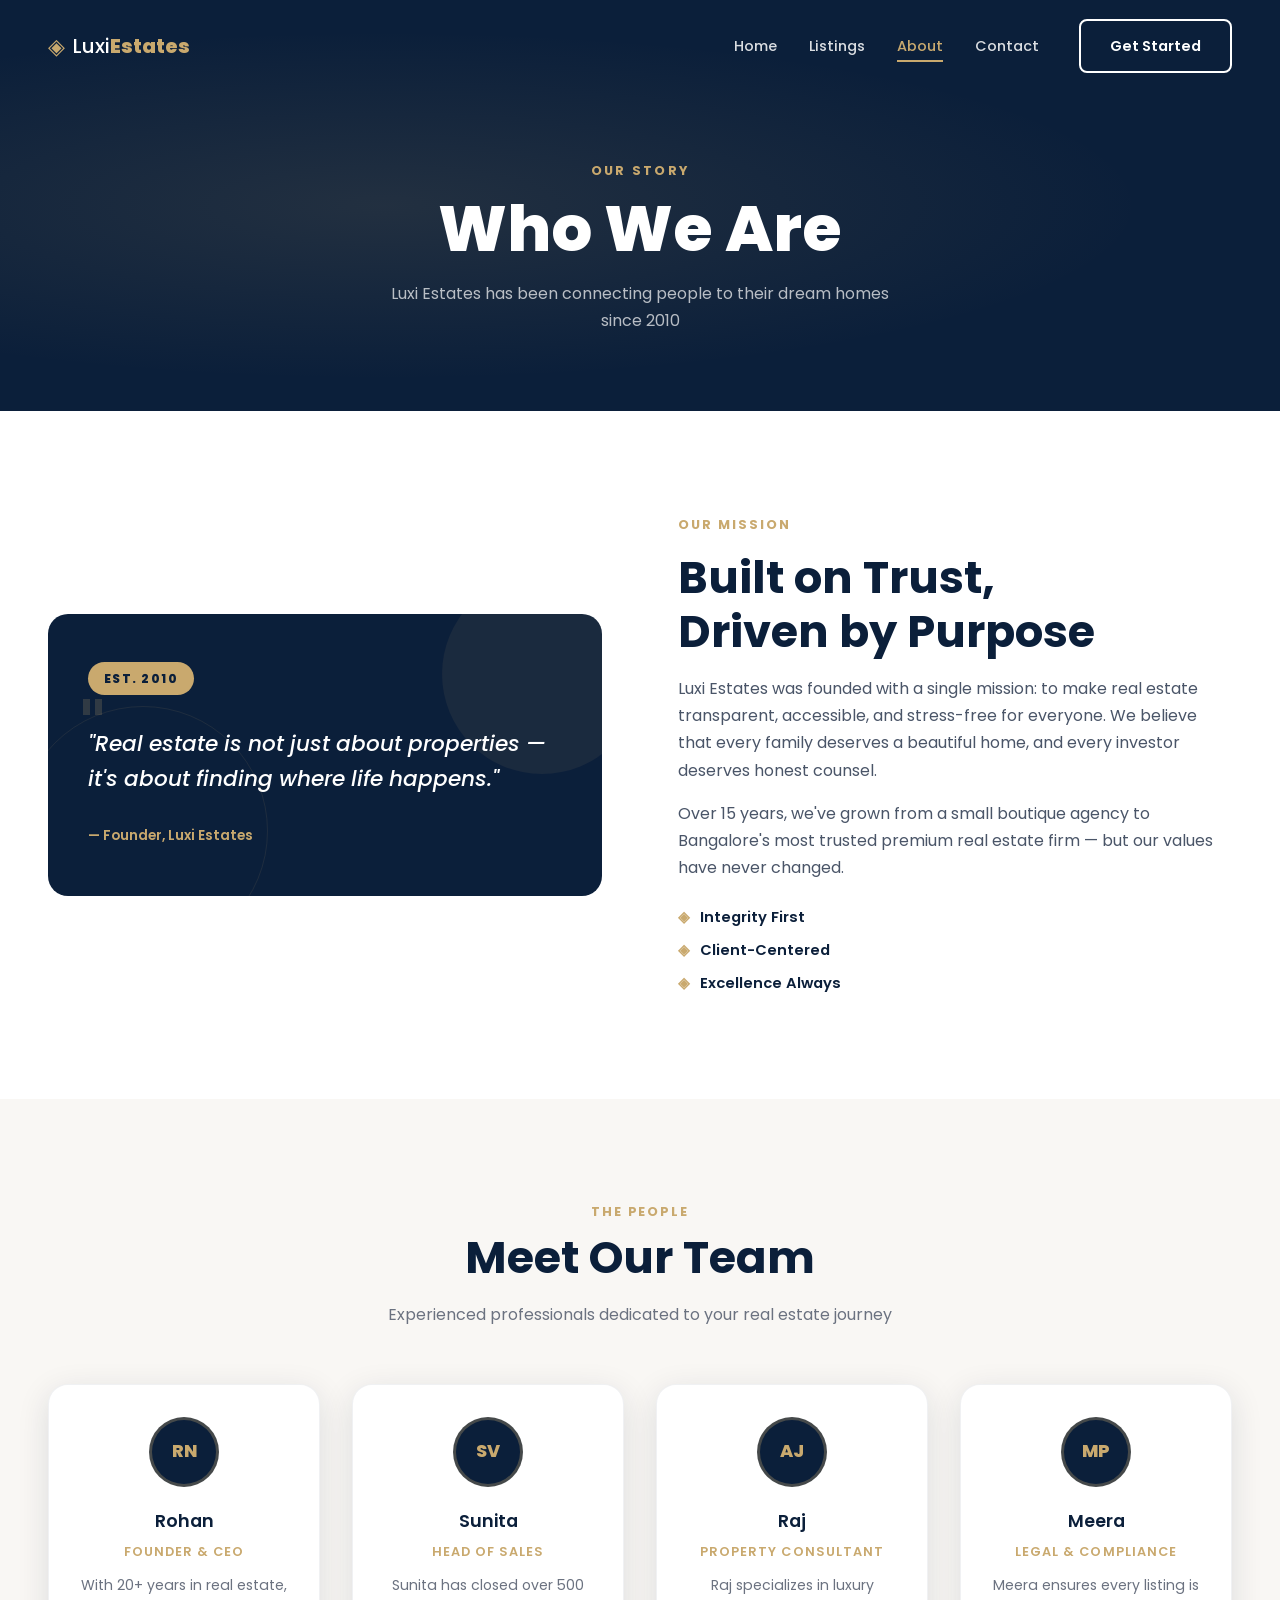
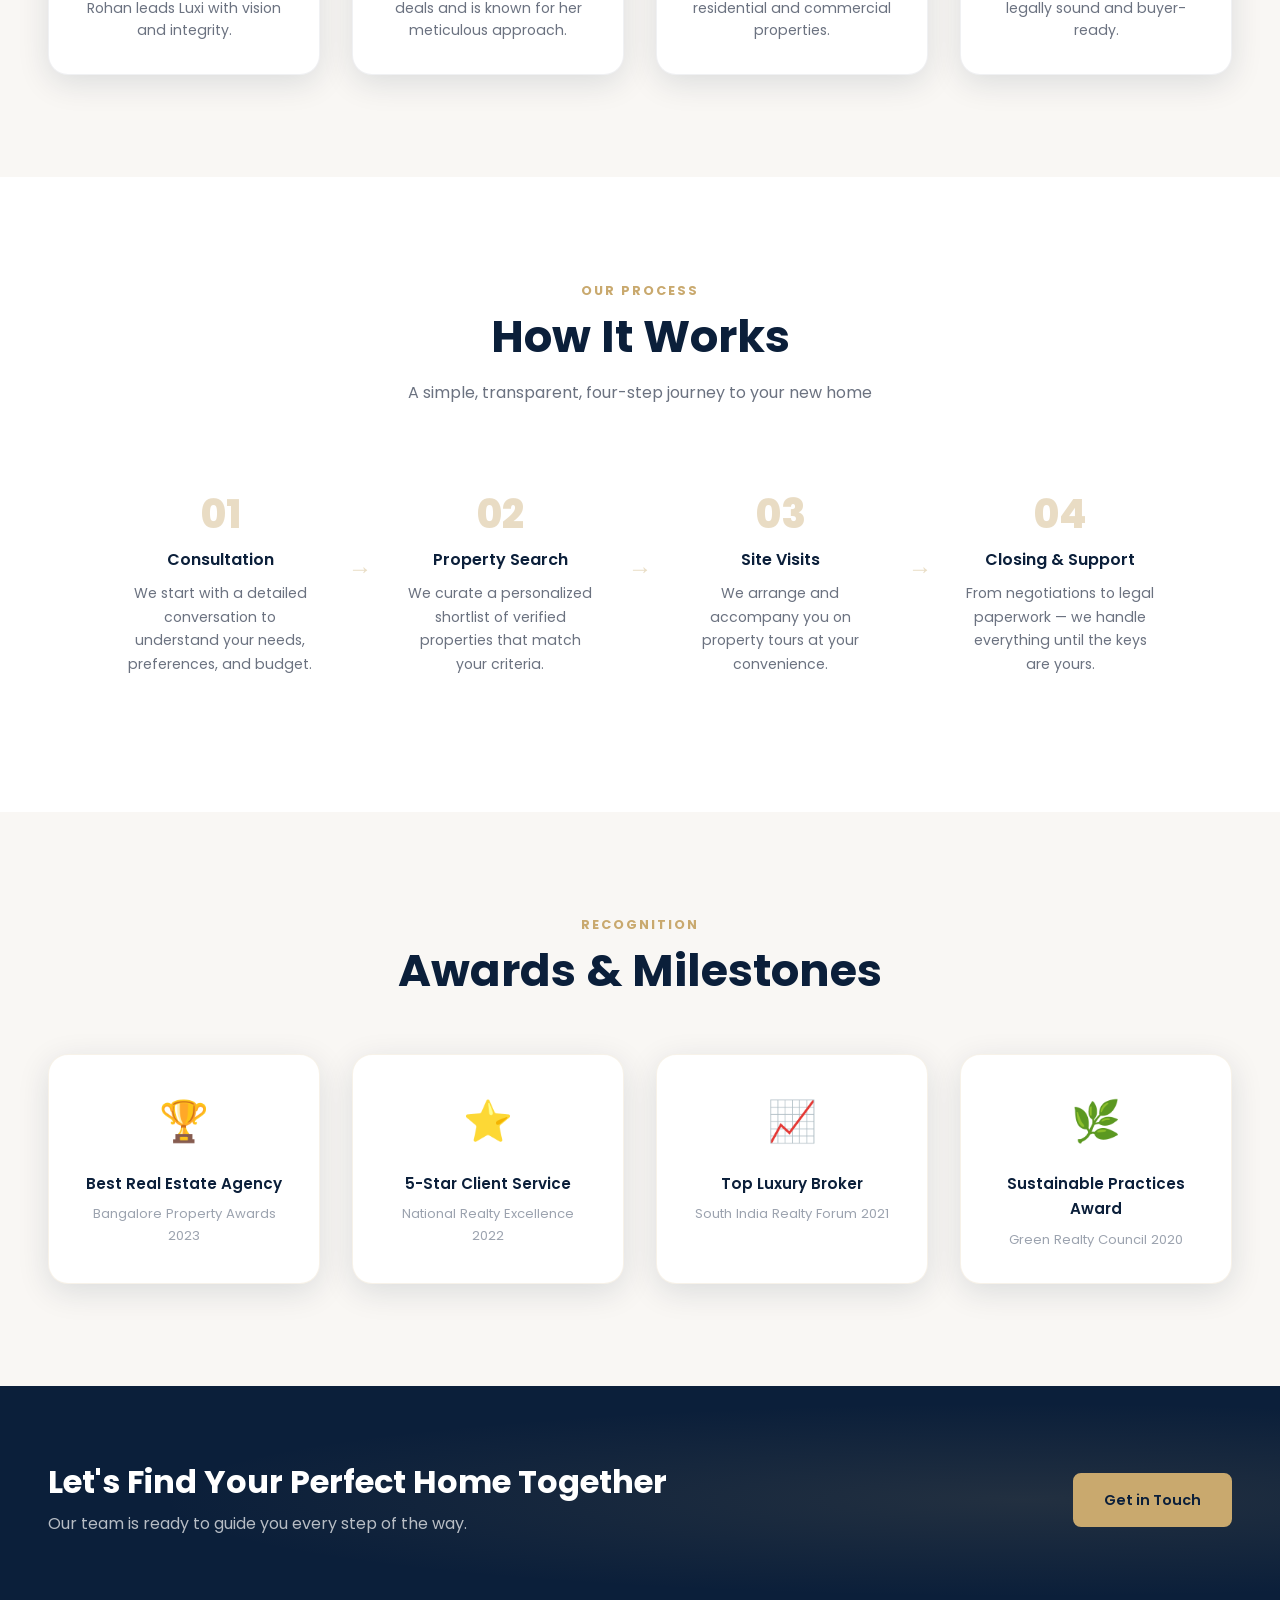
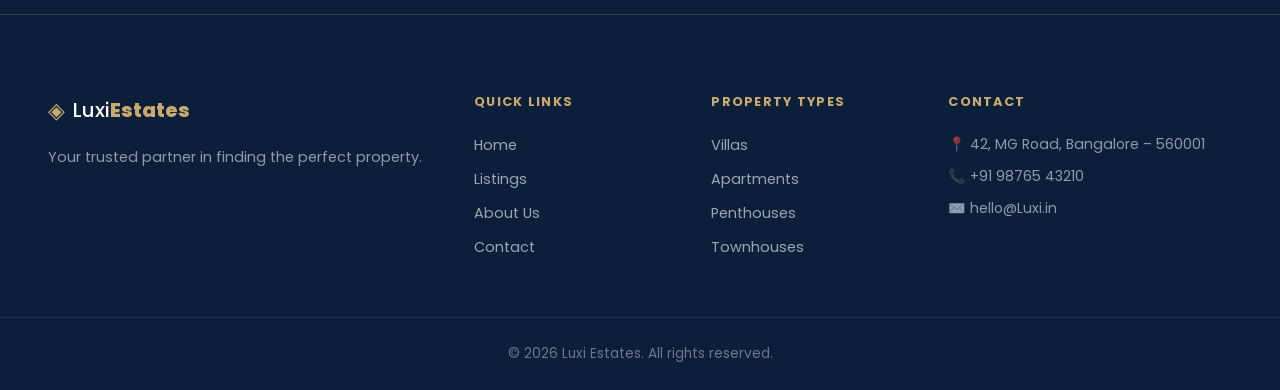
<file: about.html>
<!doctype html>
<html lang="en">
  <head>
    <meta charset="UTF-8" />
    <meta name="viewport" content="width=device-width, initial-scale=1.0" />
    <title>About – Luxi Estates</title>
    <link rel="stylesheet" href="css/style.css" />
    <link rel="stylesheet" href="css/about.css" />
    <link
      href="https://fonts.googleapis.com/css2?family=Poppins:wght@300;400;500;600;700;800&display=swap"
      rel="stylesheet"
    />
  </head>
  <body>
    <header class="header" id="header">
      <div class="container header__inner">
        <a href="index.html" class="logo">
          <span class="logo__icon">◈</span>
          <span class="logo__text">Luxi<strong>Estates</strong></span>
        </a>
        <nav class="nav" id="nav">
          <a href="index.html" class="nav__link">Home</a>
          <a href="listings.html" class="nav__link">Listings</a>
          <a href="about.html" class="nav__link active">About</a>
          <a href="contact.html" class="nav__link">Contact</a>
          <a href="contact.html" class="btn btn--outline nav__cta"
            >Get Started</a
          >
        </nav>
        <button class="hamburger" id="hamburger" aria-label="Toggle menu">
          <span></span><span></span><span></span>
        </button>
      </div>
    </header>
    <section class="page-hero">
      <div class="container">
        <p class="page-hero__eyebrow fade-up">Our Story</p>
        <h1 class="page-hero__title fade-up">Who We Are</h1>
        <p class="page-hero__sub fade-up">
          Luxi Estates has been connecting people to their dream homes since
          2010
        </p>
      </div>
    </section>

    <section class="section mission">
      <div class="container mission__inner">
        <div class="mission__visual fade-up">
          <div class="mission__visual-box">
            <div class="mission__badge">Est. 2010</div>
            <p class="mission__quote">
              "Real estate is not just about properties — it's about finding
              where life happens."
            </p>
            <span class="mission__sig">— Founder, Luxi Estates</span>
          </div>
        </div>
        <div class="mission__text fade-up">
          <p class="section__eyebrow">Our Mission</p>
          <h2 class="section__title">Built on Trust,<br />Driven by Purpose</h2>
          <p>
            Luxi Estates was founded with a single mission: to make real
            estate transparent, accessible, and stress-free for everyone. We
            believe that every family deserves a beautiful home, and every
            investor deserves honest counsel.
          </p>
          <p>
            Over 15 years, we've grown from a small boutique agency to
            Bangalore's most trusted premium real estate firm — but our values
            have never changed.
          </p>
          <div class="mission__vals">
            <div class="mission__val"><span>◈</span> Integrity First</div>
            <div class="mission__val"><span>◈</span> Client-Centered</div>
            <div class="mission__val"><span>◈</span> Excellence Always</div>
          </div>
        </div>
      </div>
    </section>

    <!-- TEAM SECTION -->
    <section class="section team">
      <div class="container">
        <div class="section__header fade-up">
          <p class="section__eyebrow">The People</p>
          <h2 class="section__title">Meet Our Team</h2>
          <p class="section__sub">
            Experienced professionals dedicated to your real estate journey
          </p>
        </div>
        <div class="team-grid fade-up">
          <div class="team-card">
            <div class="team-card__avatar">RN</div>
            <h4>Rohan</h4>
            <p class="team-card__role">Founder & CEO</p>
            <p class="team-card__bio">
              With 20+ years in real estate, Rohan leads Luxi with vision and
              integrity.
            </p>
          </div>

          <div class="team-card">
            <div class="team-card__avatar">SV</div>
            <h4>Sunita</h4>
            <p class="team-card__role">Head of Sales</p>
            <p class="team-card__bio">
              Sunita has closed over 500 deals and is known for her meticulous
              approach.
            </p>
          </div>

          <div class="team-card">
            <div class="team-card__avatar">AJ</div>
            <h4>Raj</h4>
            <p class="team-card__role">Property Consultant</p>
            <p class="team-card__bio">
              Raj specializes in luxury residential and commercial properties.
            </p>
          </div>

          <div class="team-card">
            <div class="team-card__avatar">MP</div>
            <h4>Meera</h4>
            <p class="team-card__role">Legal & Compliance</p>
            <p class="team-card__bio">
              Meera ensures every listing is legally sound and buyer-ready.
            </p>
          </div>
        </div>
      </div>
    </section>

    <section class="section process">
      <div class="container">
        <div class="section__header fade-up">
          <p class="section__eyebrow">Our Process</p>
          <h2 class="section__title">How It Works</h2>
          <p class="section__sub">
            A simple, transparent, four-step journey to your new home
          </p>
        </div>
        <div class="process-steps fade-up">
          <div class="process-step">
            <div class="process-step__num">01</div>
            <h4>Consultation</h4>
            <p>
              We start with a detailed conversation to understand your needs,
              preferences, and budget.
            </p>
          </div>

          <div class="process-step__arrow">→</div>

          <div class="process-step">
            <div class="process-step__num">02</div>
            <h4>Property Search</h4>
            <p>
              We curate a personalized shortlist of verified properties that
              match your criteria.
            </p>
          </div>

          <div class="process-step__arrow">→</div>

          <div class="process-step">
            <div class="process-step__num">03</div>
            <h4>Site Visits</h4>
            <p>
              We arrange and accompany you on property tours at your
              convenience.
            </p>
          </div>

          <div class="process-step__arrow">→</div>

          <div class="process-step">
            <div class="process-step__num">04</div>
            <h4>Closing & Support</h4>
            <p>
              From negotiations to legal paperwork — we handle everything until
              the keys are yours.
            </p>
          </div>
        </div>
      </div>
    </section>
    <section class="section awards">
      <div class="container">
        <div class="section__header fade-up">
          <p class="section__eyebrow">Recognition</p>
          <h2 class="section__title">Awards & Milestones</h2>
        </div>
        <div class="awards-grid fade-up">
          <div class="award-card">
            <span class="award-card__icon">🏆</span>
            <h4>Best Real Estate Agency</h4>
            <p>Bangalore Property Awards 2023</p>
          </div>
          <div class="award-card">
            <span class="award-card__icon">⭐</span>
            <h4>5-Star Client Service</h4>
            <p>National Realty Excellence 2022</p>
          </div>
          <div class="award-card">
            <span class="award-card__icon">📈</span>
            <h4>Top Luxury Broker</h4>
            <p>South India Realty Forum 2021</p>
          </div>
          <div class="award-card">
            <span class="award-card__icon">🌿</span>
            <h4>Sustainable Practices Award</h4>
            <p>Green Realty Council 2020</p>
          </div>
        </div>
      </div>
    </section>

    <section class="cta-banner fade-up">
      <div class="container cta-banner__inner">
        <div>
          <h2>Let's Find Your Perfect Home Together</h2>
          <p>Our team is ready to guide you every step of the way.</p>
        </div>
        <a href="contact.html" class="btn btn--primary">Get in Touch</a>
      </div>
    </section>

    <footer class="footer">
      <div class="container footer__grid">
        <div class="footer__brand">
          <a href="index.html" class="logo logo--light">
            <span class="logo__icon">◈</span>
            <span class="logo__text">Luxi<strong>Estates</strong></span>
          </a>
          <p>Your trusted partner in finding the perfect property.</p>
        </div>
        <div class="footer__col">
          <h5>Quick Links</h5>
          <a href="index.html">Home</a>
          <a href="listings.html">Listings</a>
          <a href="about.html">About Us</a>
          <a href="contact.html">Contact</a>
        </div>
        <div class="footer__col">
          <h5>Property Types</h5>
          <a href="listings.html">Villas</a>
          <a href="listings.html">Apartments</a>
          <a href="listings.html">Penthouses</a>
          <a href="listings.html">Townhouses</a>
        </div>
        <div class="footer__col">
          <h5>Contact</h5>
          <p>📍 42, MG Road, Bangalore – 560001</p>
          <p>📞 +91 98765 43210</p>
          <p>✉️ hello@Luxi.in</p>
        </div>
      </div>
      <div class="footer__bottom">
        <p>© 2026 Luxi Estates. All rights reserved.</p>
      </div>
    </footer>

    <script src="js/main.js"></script>
  </body>
</html>
</file>
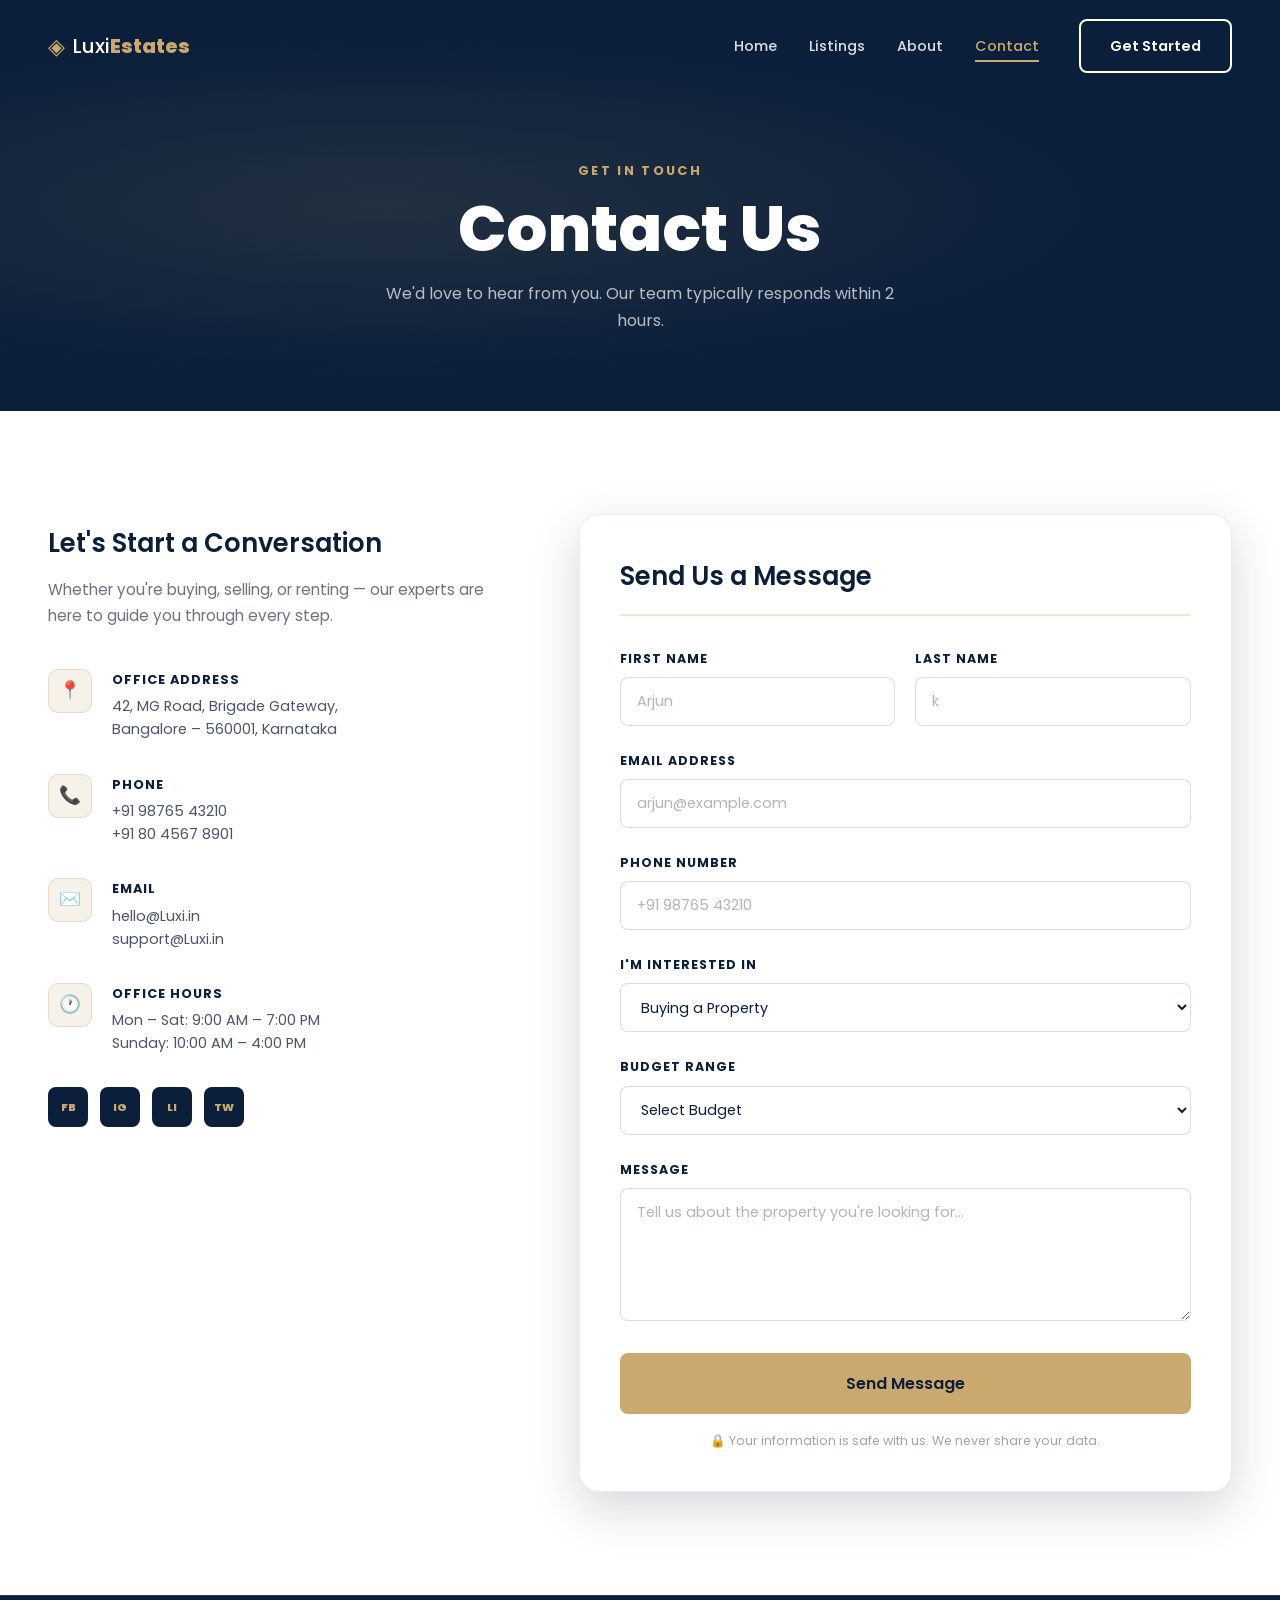
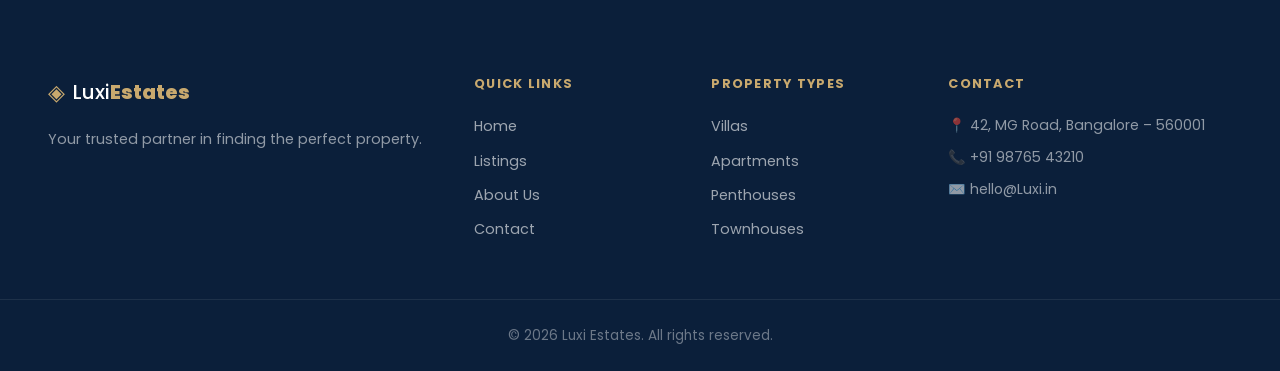
<file: contact.html>
<!DOCTYPE html>
<html lang="en">
<head>
  <meta charset="UTF-8" />
  <meta name="viewport" content="width=device-width, initial-scale=1.0" />
  <title>Contact – Luxi Estates</title>
  <link rel="stylesheet" href="css/style.css" />
  <link rel="stylesheet" href="css/contact.css" />
  <link href="https://fonts.googleapis.com/css2?family=Poppins:wght@300;400;500;600;700;800&display=swap" rel="stylesheet" />
</head>
<body>

  <header class="header" id="header">
    <div class="container header__inner">
      <a href="index.html" class="logo">
        <span class="logo__icon">◈</span>
        <span class="logo__text">Luxi<strong>Estates</strong></span>
      </a>
      <nav class="nav" id="nav">
        <a href="index.html" class="nav__link">Home</a>
        <a href="listings.html" class="nav__link">Listings</a>
        <a href="about.html" class="nav__link">About</a>
        <a href="contact.html" class="nav__link active">Contact</a>
        <a href="contact.html" class="btn btn--outline nav__cta">Get Started</a>
      </nav>
      <button class="hamburger" id="hamburger" aria-label="Toggle menu">
        <span></span><span></span><span></span>
      </button>
    </div>
  </header>

  <!-- PAGE HERO -->
  <section class="page-hero">
    <div class="container">
      <p class="page-hero__eyebrow fade-up">Get in Touch</p>
      <h1 class="page-hero__title fade-up">Contact Us</h1>
      <p class="page-hero__sub fade-up">We'd love to hear from you. Our team typically responds within 2 hours.</p>
    </div>
  </section>

  <!-- CONTACT SECTION -->
  <section class="section contact-section">
    <div class="container contact-layout">

      <!-- CONTACT INFO -->
      <div class="contact-info fade-up">
        <h3>Let's Start a Conversation</h3>
        <p>Whether you're buying, selling, or renting — our experts are here to guide you through every step.</p>

        <div class="contact-detail">
          <div class="contact-detail__icon">📍</div>
          <div>
            <strong>Office Address</strong>
            <p>42, MG Road, Brigade Gateway,<br />Bangalore – 560001, Karnataka</p>
          </div>
        </div>

        <div class="contact-detail">
          <div class="contact-detail__icon">📞</div>
          <div>
            <strong>Phone</strong>
            <p>+91 98765 43210<br />+91 80 4567 8901</p>
          </div>
        </div>

        <div class="contact-detail">
          <div class="contact-detail__icon">✉️</div>
          <div>
            <strong>Email</strong>
            <p>hello@Luxi.in<br />support@Luxi.in</p>
          </div>
        </div>

        <div class="contact-detail">
          <div class="contact-detail__icon">🕐</div>
          <div>
            <strong>Office Hours</strong>
            <p>Mon – Sat: 9:00 AM – 7:00 PM<br />Sunday: 10:00 AM – 4:00 PM</p>
          </div>
        </div>

        <div class="contact-socials">
          <a href="#" class="social-link">FB</a>
          <a href="#" class="social-link">IG</a>
          <a href="#" class="social-link">LI</a>
          <a href="#" class="social-link">TW</a>
        </div>
      </div>
      <div class="contact-form-wrap fade-up">
        <form class="contact-form" id="contactForm" onsubmit="handleContactForm(event)">
          <h3>Send Us a Message</h3>
          <div class="form-row">
            <div class="form-group">
              <label for="fname">First Name</label>
              <input type="text" id="fname" placeholder="Arjun" required />
            </div>
            <div class="form-group">
              <label for="lname">Last Name</label>
              <input type="text" id="lname" placeholder="k"required />
            </div>
          </div>
          <div class="form-group">
            <label for="email">Email Address</label>
            <input type="email" id="email" placeholder="arjun@example.com" required />
          </div>

          <div class="form-group">
            <label for="phone">Phone Number</label>
            <input type="tel" id="phone" placeholder="+91 98765 43210" />
          </div>

          <div class="form-group">
            <label for="interest">I'm Interested In</label>
            <select id="interest">
              <option>Buying a Property</option>
              <option>Selling a Property</option>
              <option>Renting a Property</option>
              <option>Property Valuation</option>
              <option>Investment Advice</option>
            </select>
          </div>

          <div class="form-group">
            <label for="budget">Budget Range</label>
            <select id="budget">
              <option>Select Budget</option>
              <option>Under ₹50 Lakhs</option>
              <option>₹50L – ₹1 Crore</option>
              <option>₹1Cr – ₹3 Crore</option>
              <option>₹3Cr – ₹5 Crore</option>
              <option>Above ₹5 Crore</option>
            </select>
          </div>

          <div class="form-group">
            <label for="message">Message</label>
            <textarea id="message" rows="5" placeholder="Tell us about the property you're looking for..." required></textarea>
          </div>

          <button type="submit" class="btn btn--primary form-submit">Send Message</button>
          <p class="form-privacy">🔒 Your information is safe with us. We never share your data.</p>
        </form>

        <div class="form-success" id="formSuccess">
          <div class="form-success__icon">✓</div>
          <h3>Message Sent!</h3>
          <p>Thank you for reaching out. Our team will get back to you within 2 hours.</p>
          <a href="listings.html" class="btn btn--primary" style="margin-top:1.5rem">Browse Listings</a>
        </div>
      </div>

    </div>
  </section>

  <footer class="footer">
    <div class="container footer__grid">
      <div class="footer__brand">
        <a href="index.html" class="logo logo--light">
          <span class="logo__icon">◈</span>
          <span class="logo__text">Luxi<strong>Estates</strong></span>
        </a>
        <p>Your trusted partner in finding the perfect property.</p>
      </div>
      <div class="footer__col">
        <h5>Quick Links</h5>
        <a href="index.html">Home</a>
        <a href="listings.html">Listings</a>
        <a href="about.html">About Us</a>
        <a href="contact.html">Contact</a>
      </div>
      <div class="footer__col">
        <h5>Property Types</h5>
        <a href="listings.html">Villas</a>
        <a href="listings.html">Apartments</a>
        <a href="listings.html">Penthouses</a>
        <a href="listings.html">Townhouses</a>
      </div>
      <div class="footer__col">
        <h5>Contact</h5>
        <p>📍 42, MG Road, Bangalore – 560001</p>
        <p>📞 +91 98765 43210</p>
        <p>✉️ hello@Luxi.in</p>
      </div>
    </div>
    <div class="footer__bottom">
<p>© 2026 Luxi Estates. All rights reserved.</p>
    </div>
  </footer>

  <script src="js/main.js"></script>
  <script src="js/contact.js"></script>
</body>
</html>
</file>
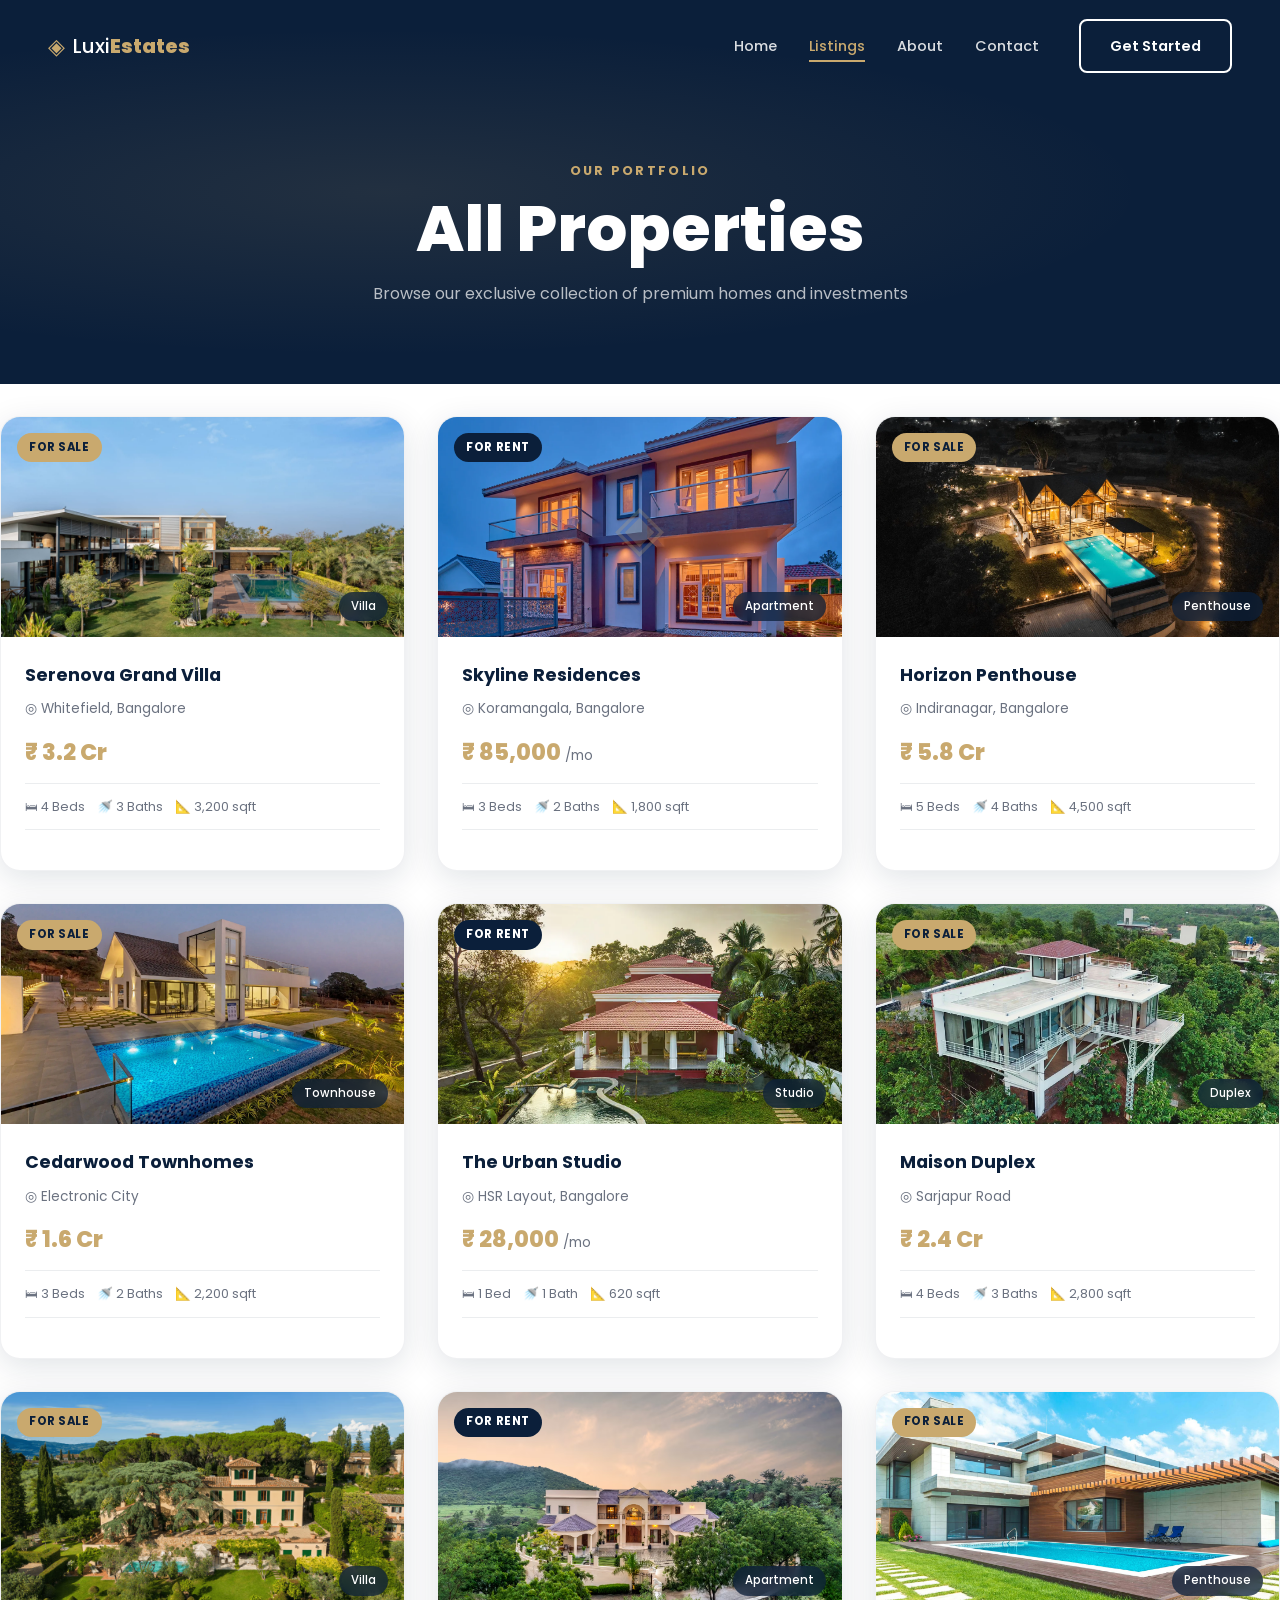
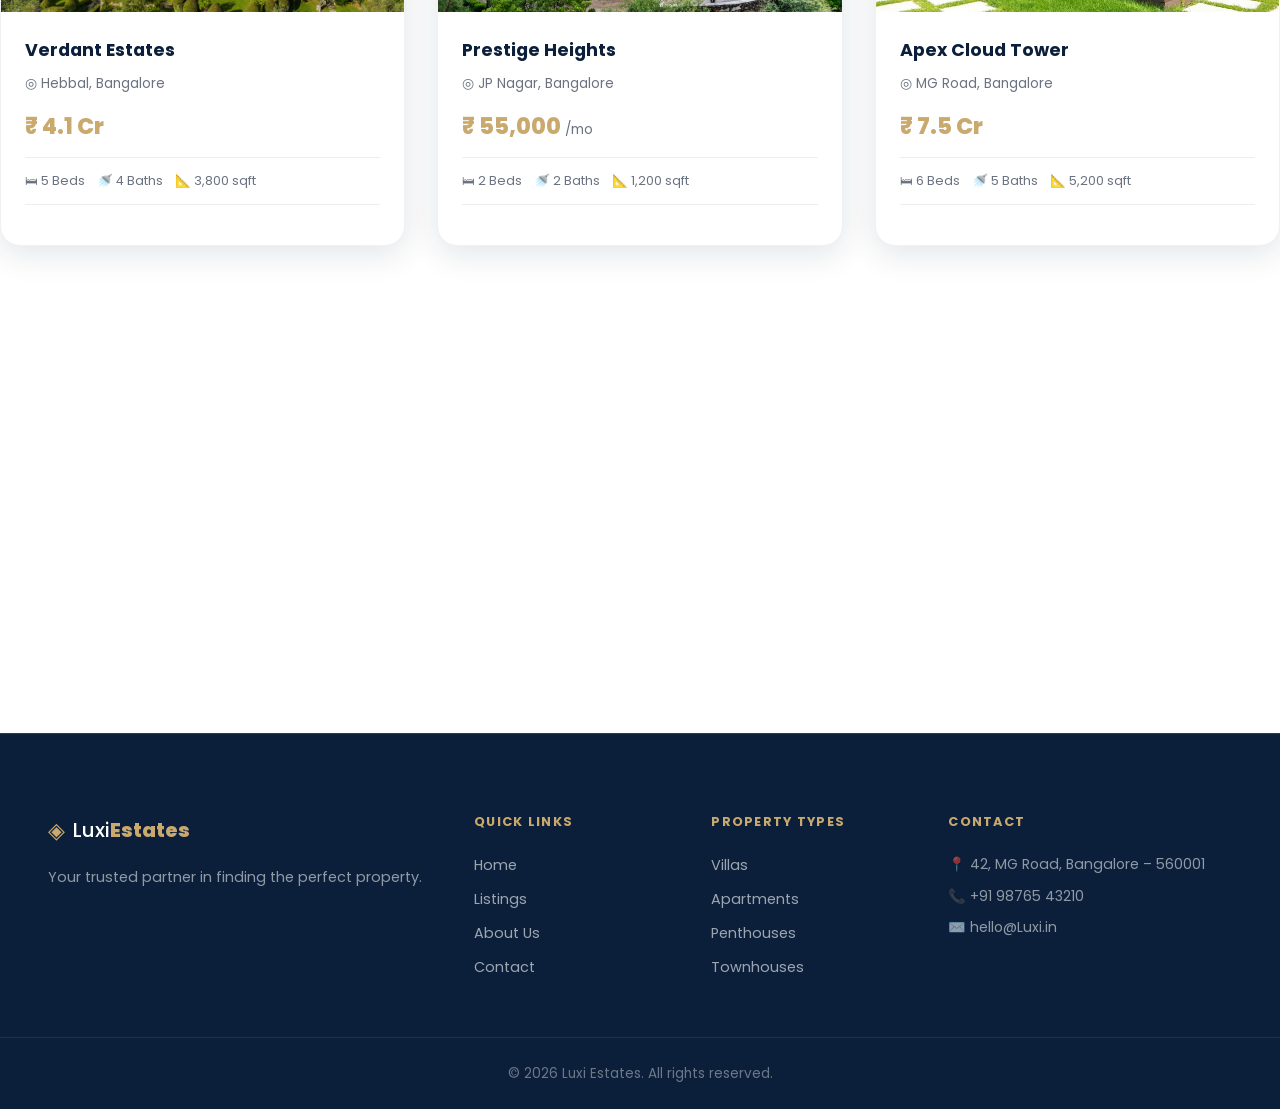
<file: listings.html>
<!DOCTYPE html>
<html lang="en">
<head>
  <meta charset="UTF-8" />
  <meta name="viewport" content="width=device-width, initial-scale=1.0" />
  <title>Listings – Luxi Estates</title>
  <link rel="stylesheet" href="css/style.css" />
  <link rel="stylesheet" href="css/listings.css" />
  <link href="https://fonts.googleapis.com/css2?family=Poppins:wght@300;400;500;600;700;800&display=swap" rel="stylesheet" />
</head>
<body>

  <header class="header" id="header">
    <div class="container header__inner">
      <a href="index.html" class="logo">
        <span class="logo__icon">◈</span>
        <span class="logo__text">Luxi<strong>Estates</strong></span>
      </a>
      <nav class="nav" id="nav">
        <a href="index.html" class="nav__link">Home</a>
        <a href="listings.html" class="nav__link active">Listings</a>
        <a href="about.html" class="nav__link">About</a>
        <a href="contact.html" class="nav__link">Contact</a>
        <a href="contact.html" class="btn btn--outline nav__cta">Get Started</a>
      </nav>
      <button class="hamburger" id="hamburger" aria-label="Toggle menu">
        <span></span><span></span><span></span>
      </button>
    </div>
  </header>

  <section class="page-hero">
    <div class="container">
      <p class="page-hero__eyebrow fade-up">Our Portfolio</p>
      <h1 class="page-hero__title fade-up">All Properties</h1>
      <p class="page-hero__sub fade-up">Browse our exclusive collection of premium homes and investments</p>
    </div>
  </section>

      <div class="listings-main">
        <div class="listings-toolbar fade-up">

        </div>

        <div class="cards-grid">

          <article class="prop-card fade-up" data-category="sale">
            <div class="prop-card__img-wrap img-placeholder">
               <img src="images/v1.jpg" class="prop-card__img" />
      
              <span class="prop-card__badge">For Sale</span>
              <span class="prop-card__type">Villa</span>
            </div>
            <div class="prop-card__body">
              <h3 class="prop-card__title">Serenova Grand Villa</h3>
              <p class="prop-card__loc">◎ Whitefield, Bangalore</p>
              <p class="prop-card__price">₹ 3.2 Cr</p>
              <div class="prop-card__meta">
                <span>🛏 4 Beds</span><span>🚿 3 Baths</span><span>📐 3,200 sqft</span>
              </div>
              
            </div>
          </article>

          <article class="prop-card fade-up" data-category="rent">
            <div class="prop-card__img-wrap img-placeholder">
               <img src="images/v2.webp" class="prop-card__img" />
              <span class="prop-card__badge badge--rent">For Rent</span>
              <span class="prop-card__type">Apartment</span>
            </div>
            <div class="prop-card__body">
              <h3 class="prop-card__title">Skyline Residences</h3>
              <p class="prop-card__loc">◎ Koramangala, Bangalore</p>
              <p class="prop-card__price">₹ 85,000 <span>/mo</span></p>
              <div class="prop-card__meta">
                <span>🛏 3 Beds</span><span>🚿 2 Baths</span><span>📐 1,800 sqft</span>
              </div>
              
            </div>
          </article>

          <article class="prop-card fade-up" data-category="sale">
            <div class="prop-card__img-wrap img-placeholder">
                <img src="images/v3.webp" class="prop-card__img" />
              <span class="prop-card__badge">For Sale</span>
              <span class="prop-card__type">Penthouse</span>
            </div>
            <div class="prop-card__body">
              <h3 class="prop-card__title">Horizon Penthouse</h3>
              <p class="prop-card__loc">◎ Indiranagar, Bangalore</p>
              <p class="prop-card__price">₹ 5.8 Cr</p>
              <div class="prop-card__meta">
                <span>🛏 5 Beds</span><span>🚿 4 Baths</span><span>📐 4,500 sqft</span>
              </div>
              
            </div>
          </article>

          <article class="prop-card fade-up" data-category="sale">
            <div class="prop-card__img-wrap img-placeholder">
                <img src="images/v4.webp" class="prop-card__img" />
              <span class="prop-card__badge">For Sale</span>
              <span class="prop-card__type">Townhouse</span>
            </div>
            <div class="prop-card__body">
              <h3 class="prop-card__title">Cedarwood Townhomes</h3>
              <p class="prop-card__loc">◎ Electronic City</p>
              <p class="prop-card__price">₹ 1.6 Cr</p>
              <div class="prop-card__meta">
                <span>🛏 3 Beds</span><span>🚿 2 Baths</span><span>📐 2,200 sqft</span>
              </div>
              
            </div>
          </article>

          <article class="prop-card fade-up" data-category="rent">
            <div class="prop-card__img-wrap img-placeholder">
                <img src="images/v5.webp" class="prop-card__img" />
              <span class="prop-card__badge badge--rent">For Rent</span>
              <span class="prop-card__type">Studio</span>
            </div>
            <div class="prop-card__body">
              <h3 class="prop-card__title">The Urban Studio</h3>
              <p class="prop-card__loc">◎ HSR Layout, Bangalore</p>
              <p class="prop-card__price">₹ 28,000 <span>/mo</span></p>
              <div class="prop-card__meta">
                <span>🛏 1 Bed</span><span>🚿 1 Bath</span><span>📐 620 sqft</span>
              </div>
              
            </div>
          </article>

          <article class="prop-card fade-up" data-category="sale">
            <div class="prop-card__img-wrap img-placeholder">
                <img src="images/v6.webp" class="prop-card__img" />
              <span class="prop-card__badge">For Sale</span>
              <span class="prop-card__type">Duplex</span>
            </div>
            <div class="prop-card__body">
              <h3 class="prop-card__title">Maison Duplex</h3>
              <p class="prop-card__loc">◎ Sarjapur Road</p>
              <p class="prop-card__price">₹ 2.4 Cr</p>
              <div class="prop-card__meta">
                <span>🛏 4 Beds</span><span>🚿 3 Baths</span><span>📐 2,800 sqft</span>
              </div>
              
            </div>
          </article>

          <article class="prop-card fade-up" data-category="sale">
            <div class="prop-card__img-wrap img-placeholder">
                <img src="images/v7.avif" class="prop-card__img" />
              <span class="prop-card__badge">For Sale</span>
              <span class="prop-card__type">Villa</span>
            </div>
            <div class="prop-card__body">
              <h3 class="prop-card__title">Verdant Estates</h3>
              <p class="prop-card__loc">◎ Hebbal, Bangalore</p>
              <p class="prop-card__price">₹ 4.1 Cr</p>
              <div class="prop-card__meta">
                <span>🛏 5 Beds</span><span>🚿 4 Baths</span><span>📐 3,800 sqft</span>
              </div>
              
            </div>
          </article>

          <article class="prop-card fade-up" data-category="rent">
            <div class="prop-card__img-wrap img-placeholder">
                <img src="images/v8.avif" class="prop-card__img" />
              <span class="prop-card__badge badge--rent">For Rent</span>
              <span class="prop-card__type">Apartment</span>
            </div>
            <div class="prop-card__body">
              <h3 class="prop-card__title">Prestige Heights</h3>
              <p class="prop-card__loc">◎ JP Nagar, Bangalore</p>
              <p class="prop-card__price">₹ 55,000 <span>/mo</span></p>
              <div class="prop-card__meta">
                <span>🛏 2 Beds</span><span>🚿 2 Baths</span><span>📐 1,200 sqft</span>
              </div>
              
            </div>
          </article>

          <article class="prop-card fade-up" data-category="sale">
            <div class="prop-card__img-wrap img-placeholder">
                <img src="images/v9.jpg" class="prop-card__img" />
              <span class="prop-card__badge">For Sale</span>
              <span class="prop-card__type">Penthouse</span>
            </div>
            <div class="prop-card__body">
              <h3 class="prop-card__title">Apex Cloud Tower</h3>
              <p class="prop-card__loc">◎ MG Road, Bangalore</p>
              <p class="prop-card__price">₹ 7.5 Cr</p>
              <div class="prop-card__meta">
                <span>🛏 6 Beds</span><span>🚿 5 Baths</span><span>📐 5,200 sqft</span>
              </div>
              
            </div>
          </article>

          <article class="prop-card fade-up" data-category="sale">
            <div class="prop-card__img-wrap img-placeholder">
                <img src="images/v10.jpg" class="prop-card__img" />
              <span class="prop-card__badge">For Sale</span>
              <span class="prop-card__type">Townhouse</span>
            </div>
            <div class="prop-card__body">
              <h3 class="prop-card__title">Maple Row Homes</h3>
              <p class="prop-card__loc">◎ Yelahanka, Bangalore</p>
              <p class="prop-card__price">₹ 1.2 Cr</p>
              <div class="prop-card__meta">
                <span>🛏 3 Beds</span><span>🚿 2 Baths</span><span>📐 1,900 sqft</span>
              </div>
              
            </div>
          </article>

          <article class="prop-card fade-up" data-category="rent">
            <div class="prop-card__img-wrap img-placeholder">
                 <img src="images/v11.jpg" class="prop-card__img" />
              <span class="prop-card__badge badge--rent">For Rent</span>
              <span class="prop-card__type">Villa</span>
            </div>
            <div class="prop-card__body">
              <h3 class="prop-card__title">Garden View Villa</h3>
              <p class="prop-card__loc">◎ Devanahalli, Bangalore</p>
              <p class="prop-card__price">₹ 1,20,000 <span>/mo</span></p>
              <div class="prop-card__meta">
                <span>🛏 4 Beds</span><span>🚿 3 Baths</span><span>📐 3,000 sqft</span>
              </div>
              
            </div>
          </article>

          <article class="prop-card fade-up" data-category="sale">
            <div class="prop-card__img-wrap img-placeholder">
                 <img src="images/v12.jpg" class="prop-card__img" />
              <span class="prop-card__badge">For Sale</span>
              <span class="prop-card__type">Duplex</span>
            </div>
            <div class="prop-card__body">
              <h3 class="prop-card__title">Aristo Duplex</h3>
              <p class="prop-card__loc">◎ Marathahalli, Bangalore</p>
              <p class="prop-card__price">₹ 1.9 Cr</p>
              <div class="prop-card__meta">
                <span>🛏 3 Beds</span><span>🚿 3 Baths</span><span>📐 2,400 sqft</span>
              </div>
              
            </div>
          </article>

        </div>

      </div>

    </div>
  </section>

  <footer class="footer">
    <div class="container footer__grid">
      <div class="footer__brand">
        <a href="index.html" class="logo logo--light">
          <span class="logo__icon">◈</span>
          <span class="logo__text">Luxi<strong>Estates</strong></span>
        </a>
        <p>Your trusted partner in finding the perfect property.</p>
      </div>
      <div class="footer__col">
        <h5>Quick Links</h5>
        <a href="index.html">Home</a>
        <a href="listings.html">Listings</a>
        <a href="about.html">About Us</a>
        <a href="contact.html">Contact</a>
      </div>
      <div class="footer__col">
        <h5>Property Types</h5>
        <a href="listings.html">Villas</a>
        <a href="listings.html">Apartments</a>
        <a href="listings.html">Penthouses</a>
        <a href="listings.html">Townhouses</a>
      </div>
      <div class="footer__col">
        <h5>Contact</h5>
        <p>📍 42, MG Road, Bangalore – 560001</p>
        <p>📞 +91 98765 43210</p>
        <p>✉️ hello@Luxi.in</p>
      </div>
    </div>
    <div class="footer__bottom">
   <p>© 2026 Luxi Estates. All rights reserved.</p>
    </div>
  </footer>

  <script src="js/main.js"></script>
  <script src="js/listings.js"></script>
</body>
</html>
</file>
<file: css/style.css>
*, *::before, *::after { box-sizing: border-box; margin: 0; padding: 0; }

:root {
  --navy:   #0B1F3A;
  --gold:   #C9A96E;
  --white:  #FFFFFF;
  --navy-80: rgba(11,31,58,0.80);
  --navy-60: rgba(11,31,58,0.60);
  --gold-light: rgba(201,169,110,0.15);
  --gold-dark: #a8854e;
  --shadow: 0 8px 32px rgba(11,31,58,0.12);
  --shadow-lg: 0 16px 48px rgba(11,31,58,0.18);
  --radius: 12px;
  --radius-lg: 20px;
  --transition: 0.3s ease;
}

html { scroll-behavior: smooth; }

body {
  font-family: 'Poppins', sans-serif;
  background: var(--white);
  color: var(--navy);
  font-size: 16px;
  line-height: 1.7;
  overflow-x: hidden;
}

img { display: block; width: 100%; object-fit: cover; }
a { text-decoration: none; color: inherit; }
ul { list-style: none; }


.container {
  width: 100%;
  max-width: 1280px;
  margin-inline: auto;
  padding-inline: clamp(1.25rem, 5vw, 3rem);
}


h1 { font-size: clamp(2.2rem, 5vw, 4rem); font-weight: 800; line-height: 1.1; }
h2 { font-size: clamp(1.8rem, 3.5vw, 2.8rem); font-weight: 700; line-height: 1.2; }
h3 { font-size: clamp(1.25rem, 2.5vw, 1.6rem); font-weight: 600; }
h4 { font-size: 1.1rem; font-weight: 600; }
p  { font-size: 1rem; font-weight: 400; color: #4a5568; }

.btn {
  display: inline-flex;
  align-items: center;
  gap: 0.5rem;
  padding: 0.8rem 1.8rem;
  border-radius: 8px;
  font-family: 'Poppins', sans-serif;
  font-size: 0.9rem;
  font-weight: 600;
  cursor: pointer;
  border: 2px solid transparent;
  transition: background var(--transition), color var(--transition), border-color var(--transition), transform var(--transition), box-shadow var(--transition);
  white-space: nowrap;
}

.btn--primary {
  background: var(--gold);
  color: var(--navy);
  border-color: var(--gold);
}
.btn--primary:hover {
  background: var(--gold-dark);
  border-color: var(--gold-dark);
  transform: translateY(-2px);
  box-shadow: 0 6px 20px rgba(201,169,110,0.35);
}

.btn--outline {
  background: transparent;
  color: var(--navy);
  border-color: var(--navy);
}
.btn--outline:hover {
  background: var(--navy);
  color: var(--white);
  transform: translateY(-2px);
}

.btn--ghost {
  background: rgba(255,255,255,0.15);
  color: var(--white);
  border-color: rgba(255,255,255,0.5);
  backdrop-filter: blur(4px);
}
.btn--ghost:hover {
  background: rgba(255,255,255,0.25);
  transform: translateY(-2px);
}


.header {
  position: fixed;
  top: 0; left: 0; right: 0;
  z-index: 1000;
  padding: 1.2rem 0;
  transition: background var(--transition), padding var(--transition), box-shadow var(--transition);
}
.header.scrolled {
  background: var(--navy);
  padding: 0.75rem 0;
  box-shadow: var(--shadow);
}

.header__inner {
  display: flex;
  align-items: center;
  justify-content: space-between;
  gap: 2rem;
}


.logo {
  display: flex;
  align-items: center;
  gap: 0.5rem;
  color: var(--white);
  font-size: 1.25rem;
  font-weight: 500;
}
.logo strong { font-weight: 800; color: var(--gold); }
.logo__icon { color: var(--gold); font-size: 1.4rem; }
.logo--light { color: var(--white); }


.nav {
  display: flex;
  align-items: center;
  gap: 2rem;
}
.nav__link {
  color: rgba(255,255,255,0.85);
  font-size: 0.9rem;
  font-weight: 500;
  position: relative;
  transition: color var(--transition);
}
.nav__link::after {
  content: '';
  position: absolute;
  bottom: -4px; left: 0;
  width: 0; height: 2px;
  background: var(--gold);
  transition: width var(--transition);
}
.nav__link:hover,
.nav__link.active {
  color: var(--gold);
}
.nav__link:hover::after,
.nav__link.active::after {
  width: 100%;
}
.nav__cta { margin-left: 0.5rem; color: var(--white); border-color: var(--white); }
.nav__cta:hover { background: var(--white); color: var(--navy); }


.hamburger {
  display: none;
  flex-direction: column;
  gap: 5px;
  background: none;
  border: none;
  cursor: pointer;
  padding: 4px;
  z-index: 1100;
}
.hamburger span {
  display: block;
  width: 26px; height: 2px;
  background: var(--white);
  border-radius: 2px;
  transition: transform var(--transition), opacity var(--transition);
}
.hamburger.open span:nth-child(1) { transform: translateY(7px) rotate(45deg); }
.hamburger.open span:nth-child(2) { opacity: 0; }
.hamburger.open span:nth-child(3) { transform: translateY(-7px) rotate(-45deg); }

.section { padding: clamp(4rem, 8vw, 7rem) 0; }

.section__header {
  text-align: center;
  max-width: 640px;
  margin: 0 auto 3.5rem;
}
.section__eyebrow {
  font-size: 0.8rem;
  font-weight: 700;
  letter-spacing: 0.15em;
  text-transform: uppercase;
  color: var(--gold);
  margin-bottom: 0.5rem;
}
.section__title { color: var(--navy); margin-bottom: 1rem; }
.section__sub { color: #6b7280; }
.section__cta { text-align: center; margin-top: 3rem; }

.page-hero {
  background: var(--navy);
  padding: clamp(6rem, 14vw, 10rem) 0 clamp(3rem, 6vw, 5rem);
  text-align: center;
  position: relative;
  overflow: hidden;
}
.page-hero::before {
  content: '';
  position: absolute;
  inset: 0;
  background: radial-gradient(ellipse at 30% 50%, rgba(201,169,110,0.12) 0%, transparent 60%);
}
.page-hero__eyebrow {
  font-size: 0.8rem;
  font-weight: 700;
  letter-spacing: 0.18em;
  text-transform: uppercase;
  color: var(--gold);
  margin-bottom: 0.75rem;
}
.page-hero__title { color: var(--white); margin-bottom: 1rem; }
.page-hero__sub { color: rgba(255,255,255,0.7); max-width: 540px; margin: 0 auto; }

.cards-grid {
  display: grid;
  grid-template-columns: repeat(auto-fill, minmax(310px, 1fr));
  gap: 2rem;
}

.prop-card {
  background: var(--white);
  border-radius: var(--radius-lg);
  overflow: hidden;
  box-shadow: var(--shadow);
  transition: transform var(--transition), box-shadow var(--transition);
  border: 1px solid rgba(11,31,58,0.06);
}
.prop-card:hover {
  transform: translateY(-6px);
  box-shadow: var(--shadow-lg);
}

.prop-card__img-wrap {
  position: relative;
  height: 220px;
  background: linear-gradient(135deg, #1a3a5c, #0B1F3A);
  overflow: hidden;
}
.prop-card__img-wrap.img-placeholder::before {
  content: '◈';
  position: absolute;
  inset: 0;
  display: flex;
  align-items: center;
  justify-content: center;
  font-size: 4rem;
  color: rgba(201,169,110,0.25);
}
.prop-card__img-wrap.img-placeholder {
  display: flex;
  align-items: center;
  justify-content: center;
}
.prop-card__img {
  width: 100%; height: 100%;
  object-fit: cover;
  transition: transform 0.5s ease;
}
.prop-card:hover .prop-card__img { transform: scale(1.05); }

.prop-card__badge {
  position: absolute;
  top: 1rem; left: 1rem;
  background: var(--gold);
  color: var(--navy);
  font-size: 0.72rem;
  font-weight: 700;
  padding: 0.3rem 0.75rem;
  border-radius: 20px;
  text-transform: uppercase;
  letter-spacing: 0.05em;
}
.badge--rent { background: var(--navy); color: var(--white); }

.prop-card__type {
  position: absolute;
  bottom: 1rem; right: 1rem;
  background: rgba(11,31,58,0.75);
  color: var(--white);
  font-size: 0.72rem;
  font-weight: 500;
  padding: 0.3rem 0.75rem;
  border-radius: 20px;
  backdrop-filter: blur(4px);
}

.prop-card__body { padding: 1.5rem; }
.prop-card__title { font-size: 1.1rem; font-weight: 700; color: var(--navy); margin-bottom: 0.4rem; }
.prop-card__loc { font-size: 0.85rem; color: #6b7280; margin-bottom: 0.75rem; }
.prop-card__price {
  font-size: 1.4rem;
  font-weight: 800;
  color: var(--gold);
  margin-bottom: 0.75rem;
}
.prop-card__price span { font-size: 0.85rem; font-weight: 400; color: #6b7280; }

.prop-card__meta {
  display: flex;
  gap: 0.75rem;
  flex-wrap: wrap;
  font-size: 0.8rem;
  color: #6b7280;
  padding: 0.75rem 0;
  border-top: 1px solid rgba(11,31,58,0.08);
  border-bottom: 1px solid rgba(11,31,58,0.08);
  margin-bottom: 1rem;
}

.prop-card__btn {
  width: 100%;
  justify-content: center;
  font-size: 0.85rem;
  padding: 0.65rem 1rem;
}
.prop-card__btn:hover { background: var(--navy); color: var(--white); border-color: var(--navy); }


.cta-banner {
  background: var(--navy);
  padding: clamp(3rem, 6vw, 5rem) 0;
  position: relative;
  overflow: hidden;
}
.cta-banner::before {
  content: '';
  position: absolute;
  inset: 0;
  background: radial-gradient(ellipse at 80% 50%, rgba(201,169,110,0.12) 0%, transparent 60%);
}
.cta-banner__inner {
  display: flex;
  align-items: center;
  justify-content: space-between;
  gap: 2rem;
  flex-wrap: wrap;
  position: relative;
}
.cta-banner h2 { color: var(--white); font-size: clamp(1.4rem, 3vw, 2rem); }
.cta-banner p { color: rgba(255,255,255,0.7); margin-top: 0.5rem; }


.footer {
  background: var(--navy);
  padding: clamp(3rem, 6vw, 5rem) 0 0;
  border-top: 1px solid rgba(201,169,110,0.2);
}
.footer__grid {
  display: grid;
  grid-template-columns: 2fr 1fr 1fr 1.5fr;
  gap: 3rem;
  padding-bottom: 3rem;
}
.footer__brand .logo { margin-bottom: 1rem; }
.footer__brand p { color: rgba(255,255,255,0.55); font-size: 0.9rem; }

.footer__col h5 {
  color: var(--gold);
  font-size: 0.8rem;
  font-weight: 700;
  letter-spacing: 0.1em;
  text-transform: uppercase;
  margin-bottom: 1.25rem;
}
.footer__col a {
  display: block;
  color: rgba(255,255,255,0.6);
  font-size: 0.9rem;
  margin-bottom: 0.6rem;
  transition: color var(--transition);
}
.footer__col a:hover { color: var(--gold); }
.footer__col p { color: rgba(255,255,255,0.55); font-size: 0.88rem; margin-bottom: 0.5rem; }

.footer__bottom {
  border-top: 1px solid rgba(255,255,255,0.08);
  padding: 1.5rem 0;
  text-align: center;
}
.footer__bottom p { color: rgba(255,255,255,0.4); font-size: 0.85rem; }

.fade-up {
  opacity: 0;
  transform: translateY(28px);
  transition: opacity 0.6s ease, transform 0.6s ease;
}
.fade-up.visible {
  opacity: 1;
  transform: translateY(0);
}
.fade-up:nth-child(2) { transition-delay: 0.1s; }
.fade-up:nth-child(3) { transition-delay: 0.2s; }
.fade-up:nth-child(4) { transition-delay: 0.3s; }
.fade-up:nth-child(5) { transition-delay: 0.15s; }

@media (max-width: 1024px) {
  .footer__grid { grid-template-columns: 1fr 1fr; gap: 2rem; }
}

@media (max-width: 900px) {
  .cards-grid { grid-template-columns: repeat(auto-fill, minmax(270px, 1fr)); }
}

@media (max-width: 768px) {
  .hamburger { display: flex; }

  .nav {
    position: fixed;
    top: 0; right: -100%;
    width: min(320px, 85vw);
    height: 100vh;
    background: var(--navy);
    flex-direction: column;
    align-items: flex-start;
    padding: 5rem 2rem 2rem;
    gap: 1.5rem;
    transition: right 0.4s ease;
    box-shadow: -8px 0 32px rgba(0,0,0,0.3);
  }
  .nav.open { right: 0; }
  .nav__link { font-size: 1.1rem; }
  .nav__cta { margin-left: 0; width: 100%; justify-content: center; }

  .footer__grid { grid-template-columns: 1fr; gap: 2rem; }
  .cta-banner__inner { flex-direction: column; text-align: center; }
  .page-hero { padding-top: 8rem; }
}

@media (max-width: 480px) {
  .cards-grid { grid-template-columns: 1fr; }
  .prop-card__meta { flex-direction: column; gap: 0.4rem; }
}
</file>
<file: css/about.css>
.mission { background: var(--white); }

.mission__inner {
  display: grid;
  grid-template-columns: 1fr 1fr;
  gap: clamp(3rem, 6vw, 6rem);
  align-items: center;
}

.mission__visual-box {
  background: var(--navy);
  border-radius: var(--radius-lg);
  padding: 3rem 2.5rem;
  position: relative;
  overflow: hidden;
}
.mission__visual-box::before {
  content: '';
  position: absolute;
  top: -40px; right: -40px;
  width: 200px; height: 200px;
  border-radius: 50%;
  background: rgba(201,169,110,0.08);
}
.mission__visual-box::after {
  content: '';
  position: absolute;
  bottom: -60px; left: -30px;
  width: 250px; height: 250px;
  border-radius: 50%;
  border: 1px solid rgba(201,169,110,0.1);
}

.mission__badge {
  display: inline-block;
  background: var(--gold);
  color: var(--navy);
  font-size: 0.75rem;
  font-weight: 800;
  letter-spacing: 0.12em;
  text-transform: uppercase;
  padding: 0.4rem 1rem;
  border-radius: 20px;
  margin-bottom: 2rem;
}

.mission__quote {
  font-size: clamp(1.1rem, 2.5vw, 1.35rem);
  font-weight: 500;
  color: var(--white);
  line-height: 1.6;
  font-style: italic;
  margin-bottom: 1.5rem;
  position: relative;
}
.mission__quote::before {
  content: '"';
  font-size: 5rem;
  color: rgba(201,169,110,0.2);
  position: absolute;
  top: -2rem;
  left: -0.5rem;
  font-style: normal;
  line-height: 1;
}

.mission__sig {
  font-size: 0.85rem;
  color: var(--gold);
  font-weight: 600;
}

.mission__text .section__eyebrow,
.mission__text .section__title { text-align: left; }
.mission__text p { margin-bottom: 1rem; }

.mission__vals {
  display: flex;
  flex-direction: column;
  gap: 0.5rem;
  margin-top: 1.5rem;
}
.mission__val {
  font-size: 0.92rem;
  font-weight: 600;
  color: var(--navy);
  display: flex;
  align-items: center;
  gap: 0.6rem;
}
.mission__val span { color: var(--gold); }

/* ---- TEAM ---- */
.team { background: #f9f7f4; }

.team-grid {
  display: grid;
  grid-template-columns: repeat(4, 1fr);
  gap: 2rem;
}

.team-card {
  background: var(--white);
  border-radius: var(--radius-lg);
  padding: 2rem 1.5rem;
  text-align: center;
  box-shadow: var(--shadow);
  border: 1px solid rgba(11,31,58,0.06);
  transition: transform var(--transition), box-shadow var(--transition);
}
.team-card:hover {
  transform: translateY(-6px);
  box-shadow: var(--shadow-lg);
}

.team-card__avatar {
  width: 70px; height: 70px;
  border-radius: 50%;
  background: var(--navy);
  color: var(--gold);
  font-size: 1.1rem;
  font-weight: 800;
  display: flex;
  align-items: center;
  justify-content: center;
  margin: 0 auto 1.25rem;
  border: 3px solid rgba(201,169,110,0.3);
}

.team-card h4 { color: var(--navy); margin-bottom: 0.25rem; }

.team-card__role {
  font-size: 0.8rem;
  font-weight: 600;
  color: var(--gold);
  text-transform: uppercase;
  letter-spacing: 0.08em;
  margin-bottom: 0.75rem;
}

.team-card__bio {
  font-size: 0.88rem;
  color: #6b7280;
  line-height: 1.6;
}

.process { background: var(--white); }

.process-steps {
  display: flex;
  align-items: flex-start;
  gap: 0;
  flex-wrap: wrap;
  justify-content: center;
}

.process-step {
  flex: 1;
  min-width: 180px;
  max-width: 240px;
  text-align: center;
  padding: 2rem 1.5rem;
}

.process-step__num {
  font-size: 2.5rem;
  font-weight: 800;
  color: var(--gold);
  opacity: 0.4;
  line-height: 1;
  margin-bottom: 0.75rem;
}

.process-step h4 {
  color: var(--navy);
  margin-bottom: 0.5rem;
  font-size: 1rem;
}

.process-step p {
  font-size: 0.88rem;
  color: #6b7280;
}

.process-step__arrow {
  font-size: 1.5rem;
  color: rgba(201,169,110,0.4);
  align-self: center;
  padding: 0 0.5rem;
  margin-top: -2rem;
}

.awards { background: #f9f7f4; }

.awards-grid {
  display: grid;
  grid-template-columns: repeat(4, 1fr);
  gap: 2rem;
}

.award-card {
  background: var(--white);
  border-radius: var(--radius-lg);
  padding: 2rem;
  text-align: center;
  box-shadow: var(--shadow);
  border: 1px solid rgba(201,169,110,0.15);
  transition: transform var(--transition);
}
.award-card:hover { transform: translateY(-4px); }

.award-card__icon {
  font-size: 2.5rem;
  display: block;
  margin-bottom: 1rem;
}

.award-card h4 {
  color: var(--navy);
  font-size: 0.95rem;
  margin-bottom: 0.4rem;
}

.award-card p {
  font-size: 0.82rem;
  color: #9ca3af;
}

@media (max-width: 1024px) {
  .team-grid { grid-template-columns: repeat(2, 1fr); }
  .awards-grid { grid-template-columns: repeat(2, 1fr); }
}

@media (max-width: 768px) {
  .mission__inner { grid-template-columns: 1fr; }
  .process-steps { flex-direction: column; align-items: center; }
  .process-step__arrow { display: none; }
  .process-step { max-width: 100%; width: 100%; }
}

@media (max-width: 480px) {
  .team-grid { grid-template-columns: 1fr; }
  .awards-grid { grid-template-columns: 1fr; }
}
</file>
<file: css/contact.css>
.contact-layout {
  display: grid;
  grid-template-columns: 1fr 1.4fr;
  gap: 4rem;
  align-items: start;
}

.contact-info {
  padding-top: 0.5rem;
}
.contact-info h3 {
  color: var(--navy);
  margin-bottom: 0.75rem;
}
.contact-info > p {
  color: #6b7280;
  margin-bottom: 2.5rem;
  font-size: 0.95rem;
}

.contact-detail {
  display: flex;
  gap: 1.25rem;
  align-items: flex-start;
  margin-bottom: 2rem;
}

.contact-detail__icon {
  width: 44px; height: 44px;
  background: var(--gold-light);
  border: 1px solid rgba(201,169,110,0.3);
  border-radius: 10px;
  display: flex;
  align-items: center;
  justify-content: center;
  font-size: 1.1rem;
  flex-shrink: 0;
}

.contact-detail strong {
  display: block;
  font-size: 0.8rem;
  font-weight: 700;
  letter-spacing: 0.08em;
  text-transform: uppercase;
  color: var(--navy);
  margin-bottom: 0.3rem;
}

.contact-detail p {
  font-size: 0.9rem;
  color: #4a5568;
  line-height: 1.6;
}

.contact-socials {
  display: flex;
  gap: 0.75rem;
  margin-top: 2rem;
}

.social-link {
  width: 40px; height: 40px;
  background: var(--navy);
  color: var(--gold);
  border-radius: 8px;
  display: flex;
  align-items: center;
  justify-content: center;
  font-size: 0.7rem;
  font-weight: 800;
  transition: background var(--transition), transform var(--transition);
}
.social-link:hover {
  background: var(--gold);
  color: var(--navy);
  transform: translateY(-3px);
}

.contact-form-wrap {
  background: var(--white);
  border-radius: var(--radius-lg);
  padding: 2.5rem;
  box-shadow: var(--shadow-lg);
  border: 1px solid rgba(11,31,58,0.08);
}

.contact-form h3,
.form-success h3 {
  color: var(--navy);
  margin-bottom: 2rem;
  padding-bottom: 1rem;
  border-bottom: 2px solid rgba(201,169,110,0.3);
}

.form-row {
  display: grid;
  grid-template-columns: 1fr 1fr;
  gap: 1.25rem;
}

.form-group {
  margin-bottom: 1.5rem;
}

.form-group label {
  display: block;
  font-size: 0.78rem;
  font-weight: 700;
  letter-spacing: 0.08em;
  text-transform: uppercase;
  color: var(--navy);
  margin-bottom: 0.5rem;
}

.form-group input,
.form-group select,
.form-group textarea {
  width: 100%;
  padding: 0.8rem 1rem;
  border: 1.5px solid rgba(11,31,58,0.15);
  border-radius: 8px;
  font-family: 'Poppins', sans-serif;
  font-size: 0.9rem;
  color: var(--navy);
  background: var(--white);
  outline: none;
  transition: border-color var(--transition), box-shadow var(--transition);
}

.form-group input:focus,
.form-group select:focus,
.form-group textarea:focus {
  border-color: var(--gold);
  box-shadow: 0 0 0 3px rgba(201,169,110,0.15);
}

.form-group input::placeholder,
.form-group textarea::placeholder {
  color: #adb5bd;
}

.form-group textarea { resize: vertical; min-height: 130px; }

.form-submit {
  width: 100%;
  justify-content: center;
  padding: 1rem;
  font-size: 1rem;
  margin-bottom: 1rem;
}

.form-privacy {
  text-align: center;
  font-size: 0.78rem;
  color: #9ca3af;
}

.form-success {
  display: none;
  text-align: center;
  padding: 3rem 1rem;
  animation: fadeUp 0.5s ease forwards;
}
.form-success.visible { display: block; }

.form-success__icon {
  width: 70px; height: 70px;
  background: var(--gold);
  color: var(--navy);
  font-size: 2rem;
  font-weight: 800;
  border-radius: 50%;
  display: flex;
  align-items: center;
  justify-content: center;
  margin: 0 auto 1.5rem;
}

.form-success h3 { border: none; }

.map-section { margin-top: 0; }

.map-placeholder {
  height: 320px;
  background: linear-gradient(135deg, #0B1F3A 0%, #1a3a5c 100%);
  display: flex;
  align-items: center;
  justify-content: center;
  position: relative;
  overflow: hidden;
}
.map-placeholder::before {
  content: '';
  position: absolute;
  inset: 0;
  background: radial-gradient(ellipse at center, rgba(201,169,110,0.12) 0%, transparent 70%);
}

.map-placeholder__inner {
  text-align: center;
  position: relative;
  z-index: 1;
}
.map-placeholder__inner span { font-size: 3rem; display: block; margin-bottom: 0.75rem; }
.map-placeholder__inner p {
  color: rgba(255,255,255,0.7);
  font-size: 0.95rem;
}

@media (max-width: 1024px) {
  .contact-layout { grid-template-columns: 1fr; gap: 3rem; }
  .contact-info { order: 2; }
  .contact-form-wrap { order: 1; }
}

@media (max-width: 600px) {
  .form-row { grid-template-columns: 1fr; }
  .contact-form-wrap { padding: 1.75rem; }
}
</file>
<file: css/listings.css>
.listings-layout {
  display: grid;
  grid-template-columns: 300px 1fr;
  gap: 3rem;
  align-items: start;
}

.filters {
  background: var(--white);
  border-radius: var(--radius-lg);
  padding: 2rem;
  box-shadow: var(--shadow);
  border: 1px solid rgba(11,31,58,0.08);
  position: sticky;
  top: 100px;
}

.filters__title {
  font-size: 1.1rem;
  font-weight: 700;
  color: var(--navy);
  margin-bottom: 1.75rem;
  padding-bottom: 1rem;
  border-bottom: 2px solid var(--gold);
}

.filter-group {
  margin-bottom: 1.75rem;
}
.filter-group > label {
  display: block;
  font-size: 0.78rem;
  font-weight: 700;
  letter-spacing: 0.1em;
  text-transform: uppercase;
  color: var(--navy);
  margin-bottom: 0.75rem;
}

.filter-pills {
  display: flex;
  flex-wrap: wrap;
  gap: 0.5rem;
}

.pill {
  background: transparent;
  border: 1.5px solid rgba(11,31,58,0.2);
  color: var(--navy);
  font-family: 'Poppins', sans-serif;
  font-size: 0.8rem;
  font-weight: 500;
  padding: 0.35rem 0.9rem;
  border-radius: 20px;
  cursor: pointer;
  transition: background var(--transition), color var(--transition), border-color var(--transition);
}
.pill:hover,
.pill.active {
  background: var(--navy);
  color: var(--white);
  border-color: var(--navy);
}

.filter-checks { display: flex; flex-direction: column; gap: 0.6rem; }

.check-label {
  display: flex;
  align-items: center;
  gap: 0.6rem;
  font-size: 0.88rem;
  color: #4a5568;
  cursor: pointer;
}
.check-label input[type="checkbox"] {
  accent-color: var(--gold);
  width: 16px; height: 16px;
  cursor: pointer;
}

.range-slider {
  width: 100%;
  accent-color: var(--gold);
  margin: 0.5rem 0;
  cursor: pointer;
}
.range-labels {
  display: flex;
  justify-content: space-between;
  font-size: 0.8rem;
  color: #6b7280;
}


.listings-toolbar {
  display: flex;
  align-items: center;
  justify-content: space-between;
  margin-bottom: 2rem;
  flex-wrap: wrap;
  gap: 1rem;
}
.listings-count { font-size: 0.9rem; color: #6b7280; }
.listings-count strong { color: var(--navy); }

.listings-sort {
  font-family: 'Poppins', sans-serif;
  font-size: 0.85rem;
  padding: 0.5rem 1rem;
  border: 1.5px solid rgba(11,31,58,0.2);
  border-radius: 8px;
  color: var(--navy);
  background: var(--white);
  cursor: pointer;
  outline: none;
  transition: border-color var(--transition);
}
.listings-sort:focus { border-color: var(--gold); }

.pagination {
  display: flex;
  align-items: center;
  gap: 0.5rem;
  margin-top: 3rem;
  justify-content: center;
}

.page-btn {
  width: 40px; height: 40px;
  border-radius: 8px;
  border: 1.5px solid rgba(11,31,58,0.2);
  background: var(--white);
  color: var(--navy);
  font-family: 'Poppins', sans-serif;
  font-size: 0.85rem;
  font-weight: 500;
  cursor: pointer;
  transition: all var(--transition);
}
.page-btn:hover { border-color: var(--gold); color: var(--gold); }
.page-btn.active { background: var(--navy); color: var(--white); border-color: var(--navy); }
.page-btn--next { width: auto; padding: 0 1rem; }

@media (max-width: 1024px) {
  .listings-layout { grid-template-columns: 260px 1fr; gap: 2rem; }
}

@media (max-width: 768px) {
  .listings-layout { grid-template-columns: 1fr; }
  .filters { position: static; }
}
</file>
